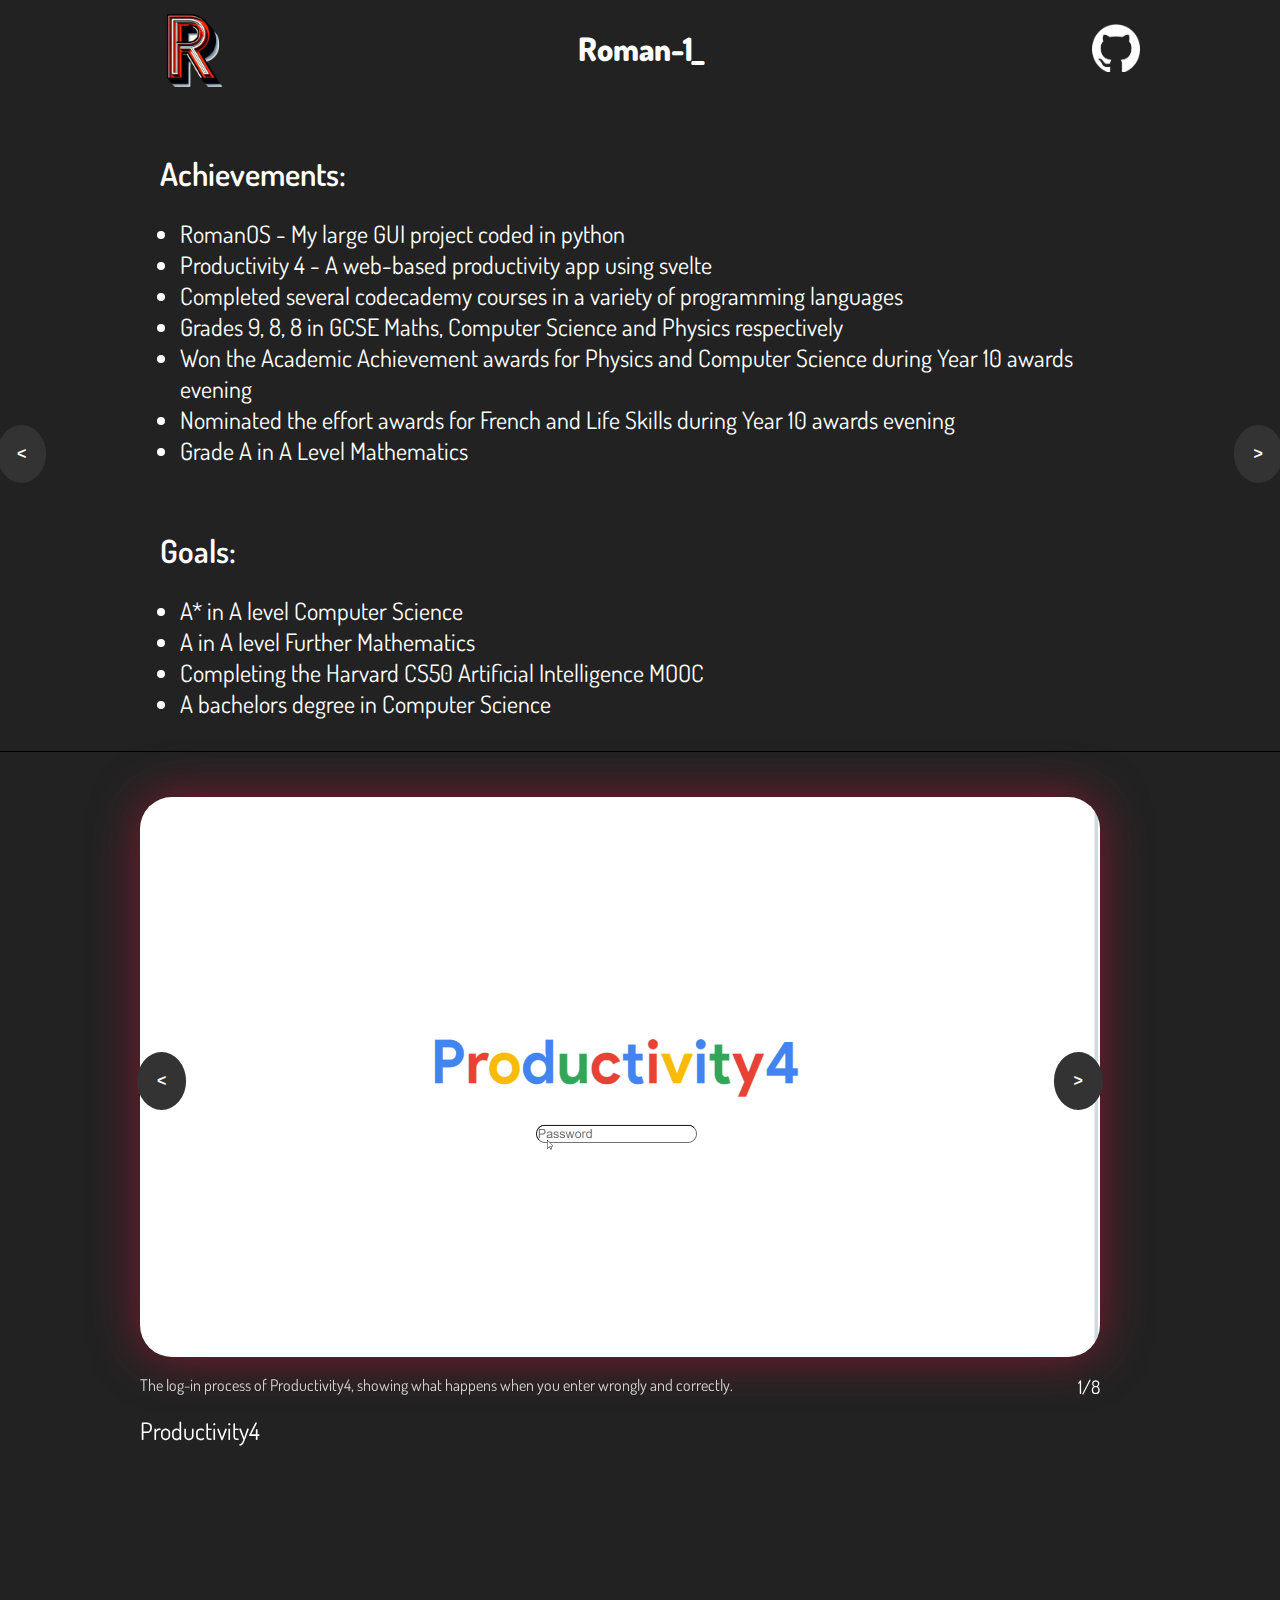
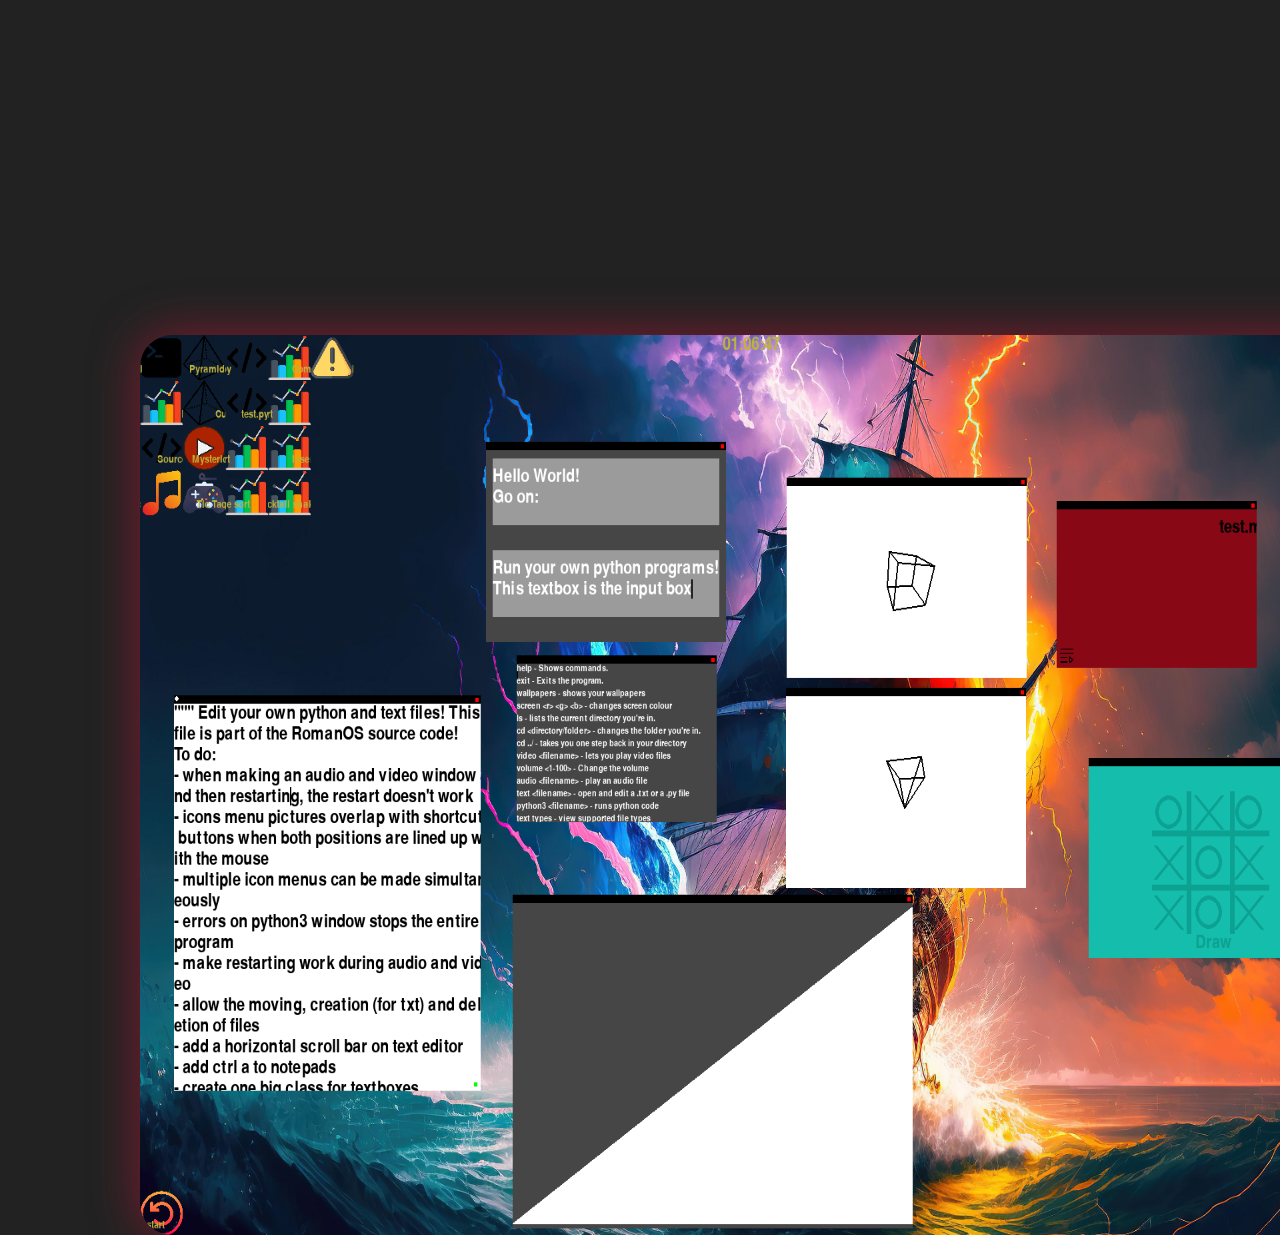
<file: index2.html>
<!DOCTYPE html>
<html>
    <head>
        <link rel="stylesheet" href="index.css">
        <script src="index.js"></script>

        <link rel="preconnect" href="https://fonts.googleapis.com">
        <link rel="preconnect" href="https://fonts.gstatic.com" crossorigin>
        <link href="https://fonts.googleapis.com/css2?family=Dosis:wght@200..800&display=swap" rel="stylesheet">
        <link rel="icon" href="assets/icon.png" type="image/x-icon">
        <title>Roman-14</title>
    </head>
    <body>

        <div class="horizontal-center">
            <div class = "box-shadow" style="position: fixed; left: 0; right: 0;height: 6em;"></div>
            <div style="width: 100%; max-width: 1000px">
                <nav class = "navbar" id = "bar">
                    <div style="float: inline-start;" class = "image-center left"><img src="assets/r.png" id = "r" alt="Logo"></div>
                    <div style = "position: absolute;left: 50%;transform: translateX(-50%);" class = "logo-div image-center"><h1 class = "ubuntu-condensed-regular center" id = "logo" class = "center"></h1></div>
                    <div style = "float: inline-end;" class = "image-center right"><a target ="_blank" href = "https://github.com/Roman-14"><img id = "github" src="assets/github.png" class = "right" alt="Github"></a></div>
                </nav>
                <br>
                <br>
                <h1 class = "ubuntu-condensed-regular" style="color: white;margin-left:2%;font-weight:600;">Achievements:</h1>
                <h2 class = "ubuntu-condensed-regular" style="color: white;" id = "description">
                    <ul>
                        <li>RomanOS - My large GUI project coded in python</li>
                        <li>Productivity 4 - A web-based productivity app using svelte</li>
                        <li>Completed several codecademy courses in a variety of programming languages</li>
                        <li>Grades 9, 8, 8 in GCSE Maths, Computer Science and Physics respectively</li>
                        <li>Won the Academic Achievement awards for Physics and Computer Science during Year 10 awards evening</li>
                        <li>Nominated the effort awards for French and Life Skills during Year 10 awards evening</li>
                        <li>Grade A in A Level Mathematics</li>
                    </ul>   
                </h2>
                <br>
                <h1 class = "ubuntu-condensed-regular white" style="margin-left:2%;font-weight:600;">Goals:</h1>
                <h2 class = "ubuntu-condensed-regular white" id = "description">
                    <ul>
                        <li>A* in A level Computer Science</li>
                        <li>A in A level Further Mathematics</li>
                        <li>Completing the Harvard CS50 Artificial Intelligence MOOC</li>
                        <li>A bachelors degree in Computer Science</li>
                    </ul>   
                </h2>
                
            
            <hr>
            <br><br><br>
                <div class = "carousels">
                    <div class = "carousel-1">
                        <div class = "media-div"><img id = "productivity4" class = "media" src = "assets/productivity4-8.gif"></div>
                        <button id = "productivity4-left" onclick = "productivity4_left()" class = "scroll-button scroll-button-left"><strong><</strong></button>
                        <button id = "productivity4-right" onclick = "productivity4_right()" class = "scroll-button scroll-button-right"><strong>></strong></button>
                    </div>
                    <br>
                    <div class = "carousel-1">
                        <h4 class = "ubuntu-condensed-regular" style = "color: lightgrey;display: inline-block;margin: 0;" id = "productivity4-caption">The log-in process of Productivity4, showing what happens when you enter wrongly and correctly.</h4>
                        <h3 class = "ubuntu-condensed-regular right white" style = "color: white;display: inline-block;margin: 0;" id = "productivity4-number">1/8</h3>
                        <h2 class = "ubuntu-condensed-regular white">Productivity4</h2>
                    </div>

                    <div class = "carousel-2">
                        <div class = "media-div-2"><img id = "RomanOS" class = "media" src = "assets/RomanOS-3.png"></div>
                        <button id = "RomanOS-left" onclick = "RomanOS_left()" class = "scroll-button scroll-button-left"><strong><</strong></button>
                        <button id = "RomanOS-right" onclick = "RomanOS_right()" class = "scroll-button scroll-button-right"><strong>></strong></button>
                    </div>
                    <br>
                    <div class = "carousel-2">
                        <h4 class = "ubuntu-condensed-regular" style = "color: lightgrey;display: inline-block;margin: 0;" id = "RomanOS-caption">An image encapsulating a few of the desktop environment's functions</h4>
                        <h3 class = "ubuntu-condensed-regular right white" style = "color: white;display: inline-block;margin: 0;" id = "RomanOS-number">1/8</h3>
                        <h2 class = "ubuntu-condensed-regular white">RomanOS</h2>
                    </div>
                </div>
            </div>
          </div>
    </body>
    
</html>
</file>
<file: index.css>
body, html {
    height: 100%;
    margin: 0px;
    background-color: #222222;
}
hr {
    position: absolute;
    left: 0;
    right: 0;
    border: none;
    height: 1px;
    background-color: black;
}
.horizontal-center {
    display: flex;
    flex-direction: column;
    align-items: center;
}
.ubuntu-condensed-regular {
    font-family: "Dosis", sans-serif;
    font-optical-sizing: auto;
    font-weight: 400;
    font-style: normal;
}

.image-center {
    display: flex;
    align-items: center;
    height: 100%;
}

.center {
    text-align: center;
}

.left {
    text-align: left;
    float: left;
}
.right {
    text-align: right;
    float: right;
}

#description {
    color: #fff;
}
#github {
    width: 3em;
    height: 3em;
}

#r {
   width: 6em;
   height: 6em;
}

.media-div {
    display: flex;
    justify-content: center;
}

.media {
    filter: drop-shadow(0 0 1.5rem rgba(220, 20, 60, 0.5));
    border-radius: 2em;
    position: absolute;
    width: 100%;
    height: 100%;
}
.media-transition {
    transition: translate 1s;
}

.media-animation {
    transform: translateX(110%);
}

.carousel-1 {
    width: 60em;
    height: 35em;
    transform: translateY(0%);
}

.scroll-button {
    display: flex;
    position: absolute;
    top: 50%;
    background-color: #333;
    border: none;
    color: white;
    padding: 20px;
    text-align: center;
    text-decoration: none;
    display: inline-block;
    font-size: 16px;
    margin: 4px 2px;
    border-radius: 100%;
}

.white {
    color: white;
}
.scroll-button-left {
    transform: translate(-10%, -50%);
    left: 0;
}

.scroll-button-right {
    transform: translate(10%, -50%);
    right: 0;
}

.logo-div {
    position: absolute;
    left: 50%;
    transform: translateX(-50%);
}
#logo {
    font-weight: 900;
    color: white;
    text-align: center;

}



.flex-container {
    display: flex;
    flex-direction: row;
    justify-content: space-evenly;
    height: 100%;
    
}
.flexbox1 {
    order: 1;
    width: 33%;
    height: 100%;
}
.flexbox3 {
    order: 3;
    width: 33%;
    height: 100%;
}
.flexbox2 {
    order: 2;
    width: 66%;
    height: 100%;
}
.flexbox1, .flexbox3, .navbar, .flexbox2 {
    background-color: #222222;
}

@keyframes cursor-blink {
    0% {
      opacity: 0;
    }
}

#logo::after {
    content: "_";
    animation: cursor-blink 1.5s steps(2) infinite;
}

.navbar {
    overflow: hidden;
    position: sticky; 
    top: 0;
    right: 0;
    width: 100%; 

    height: 6em;
}

.box-shadow {
    transition: box-shadow 0.3s ease-in-out;
}
.box-shadow.scrolled {
    box-shadow: 0 16px 32px rgba(0, 0, 0, 0.2);
}
</file>
